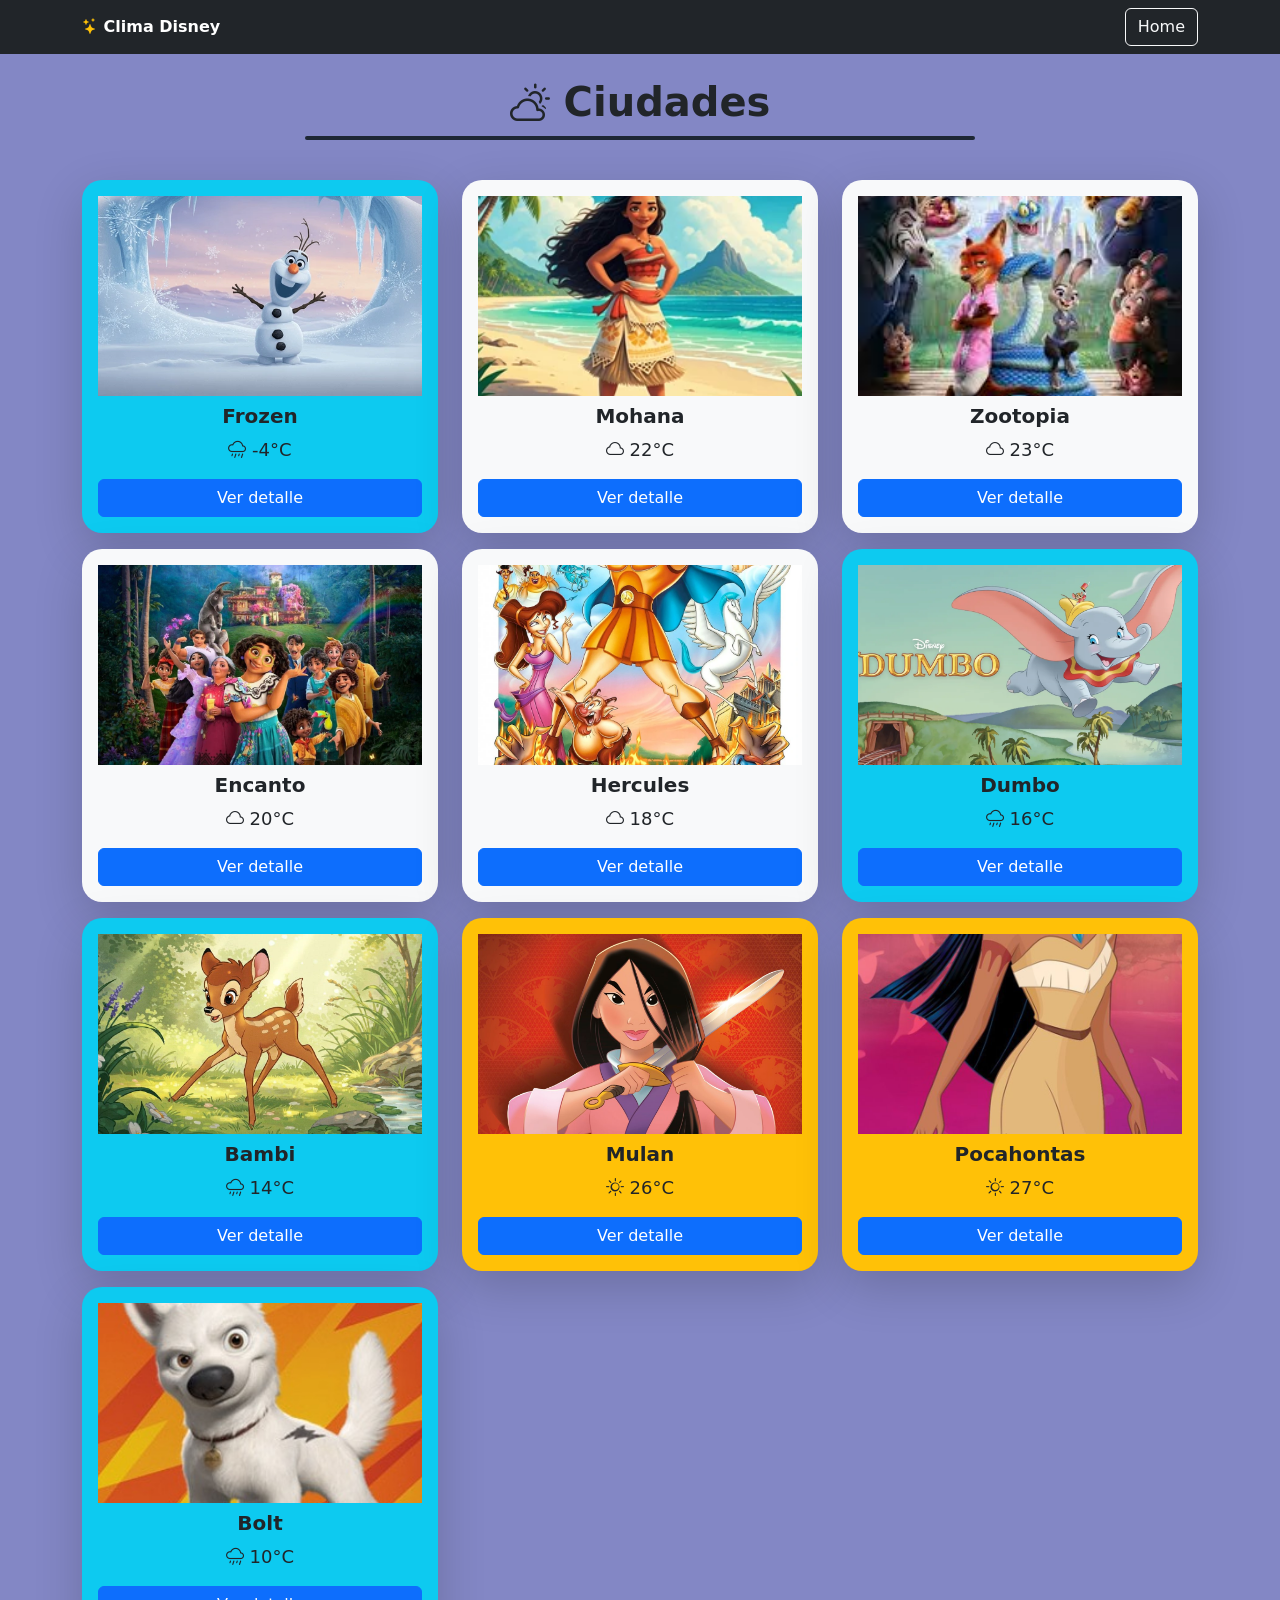
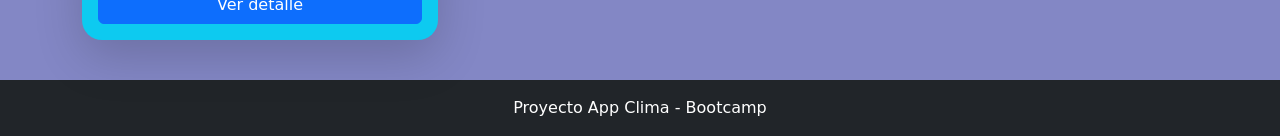
<file: index.html>
<!doctype html>
<html lang="es">
  <head>
    <meta charset="UTF-8" />
    <title>App Clima</title>
    <meta name="viewport" content="width=device-width, initial-scale=1.0" />

    <!-- Bootstrap -->
    <link
      href="https://cdn.jsdelivr.net/npm/bootstrap@5.3.0/dist/css/bootstrap.min.css"
      rel="stylesheet"
    />
    <link
      rel="stylesheet"
      href="https://cdn.jsdelivr.net/npm/bootstrap-icons@1.11.3/font/bootstrap-icons.css"
    />

    <link rel="stylesheet" href="assets/css/styles.css" />
  </head>

  <body>
    <!-- NAVBAR -->
    <nav class="navbar navbar-dark bg-dark">
      <div class="container navbar__container">
        <a class="navbar__brand" href="#">
          <i class="bi bi-stars text-warning"></i> Clima Disney
        </a>
        <a href="index.html" class="navbar__btn btn btn-outline-light">home</a>
      </div>
    </nav>

    <!-- CONTENIDO -->
    <div class="container mt-4 ciudades">
      <h2 class="ciudades__titulo text-center">
        <i class="bi bi-cloud-sun"></i> Ciudades
      </h2>

      <div class="row ciudades__grid" id="contenedor-ciudades"></div>
    </div>

    <!-- FOOTER -->
    <footer class="footer bg-dark text-white text-center p-3 mt-4">
      <p class="footer__text">Proyecto App Clima - Bootcamp</p>
    </footer>

    <script src="assets/js/app.js"></script>
  </body>
</html>
</file>
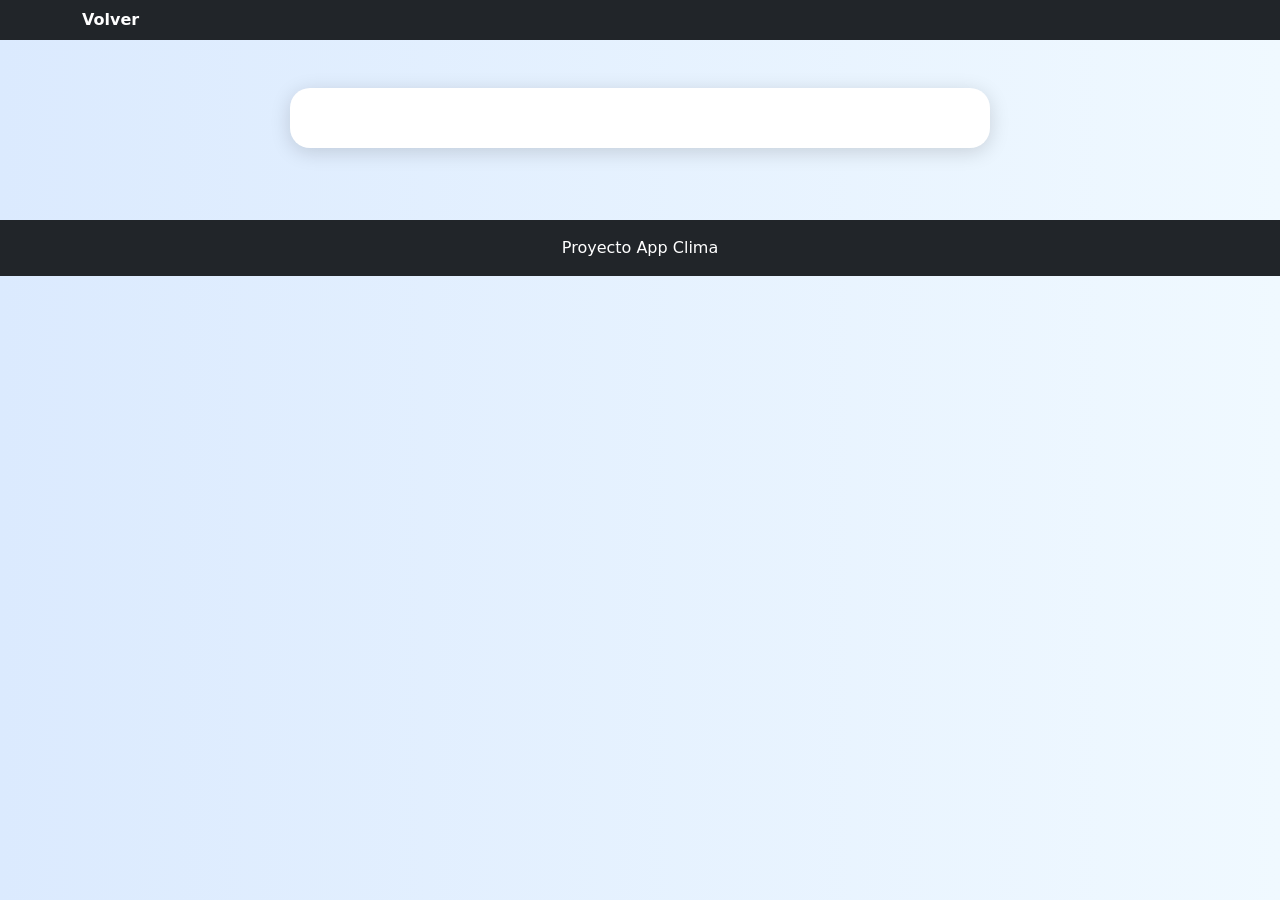
<file: detalle.html>
<!doctype html>
<html lang="es">
  <head>
    <meta charset="UTF-8" />
    <title>Detalle</title>
    <meta name="viewport" content="width=device-width, initial-scale=1.0" />

    <link
      href="https://cdn.jsdelivr.net/npm/bootstrap@5.3.0/dist/css/bootstrap.min.css"
      rel="stylesheet"
    />
    <link
      rel="stylesheet"
      href="https://cdn.jsdelivr.net/npm/bootstrap-icons@1.11.3/font/bootstrap-icons.css"
    />

    <link rel="stylesheet" href="assets/css/styles.css" />
  </head>

  <body class="body-detalle">
    <nav class="navbar navbar-dark bg-dark">
      <div class="container navbar__container">
        <a class="navbar__brand" href="index.html">Volver</a>
      </div>
    </nav>

    <div class="container py-5">

  <div class="detalle-card">
    <div id="detalle"></div>
  </div>

 </div>

    <footer class="footer bg-dark text-white text-center p-3 mt-4">
      <p class="footer__text">Proyecto App Clima</p>
    </footer>

    <script src="assets/js/app.js"></script>
  </body>
</html>
</file>
<file: assets/css/styles.css>
body {
  background-color: #8387c5;
}

.navbar__brand {
  color: white;
  font-weight: bold;
  text-decoration: none;
}
.navbar__btn {
  text-transform: capitalize;
}

.footer__text {
  margin: 0;
}

.card-clima {
  border-radius: 20px;
  transition: all 0.3s ease;
}
.card-clima:hover {
  transform: scale(1.05);
  box-shadow: 0 10px 25px rgba(0, 0, 0, 0.2);
}
.card-clima__img {
  width: 100%;
  height: 200px;
  object-fit: cover;
}
.card-clima__titulo {
  font-weight: bold;
  margin-top: 10px;
}
.card-clima__temp {
  font-size: 18px;
}
.card-clima__btn {
  margin-top: 10px;
}
.card-clima--calor {
  background-color: #ffc107;
}
.card-clima--templado {
  background-color: #f8f9fa;
}
.card-clima--frio {
  background-color: #0dcaf0;
}

.ciudades__titulo {
  font-size: 2.5rem;
  font-weight: bold;
  margin-bottom: 40px;
}
.ciudades__titulo::after {
  content: "";
  display: block;
  width: 60%;
  height: 4px;
  background: #1e2735;
  margin: 10px auto 0;
  border-radius: 10px;
}

.body-detalle{
    background: linear-gradient(to right, #dbeafe, #f0f9ff);
    min-height: 100vh;
}

.detalle-card{
    background: white;
    padding: 30px;
    border-radius: 20px;
    box-shadow: 0px 4px 20px rgba(0,0,0,0.15);
    max-width: 700px;
    margin: auto;
}

.detalle-card h2{
    font-size: 45px;
    margin-bottom: 20px;
    color: #1e3a8a;
}

.detalle-card h4{
    margin-top: 30px;
    margin-bottom: 15px;
    color: #2563eb;
    border-bottom: 2px solid #93c5fd;
    padding-bottom: 5px;
}

.detalle-card p{
    font-size: 18px;
    margin-bottom: 10px;
}

.detalle-card li{
    margin-bottom: 8px;
}

/*# sourceMappingURL=styles.css.map */
</file>
